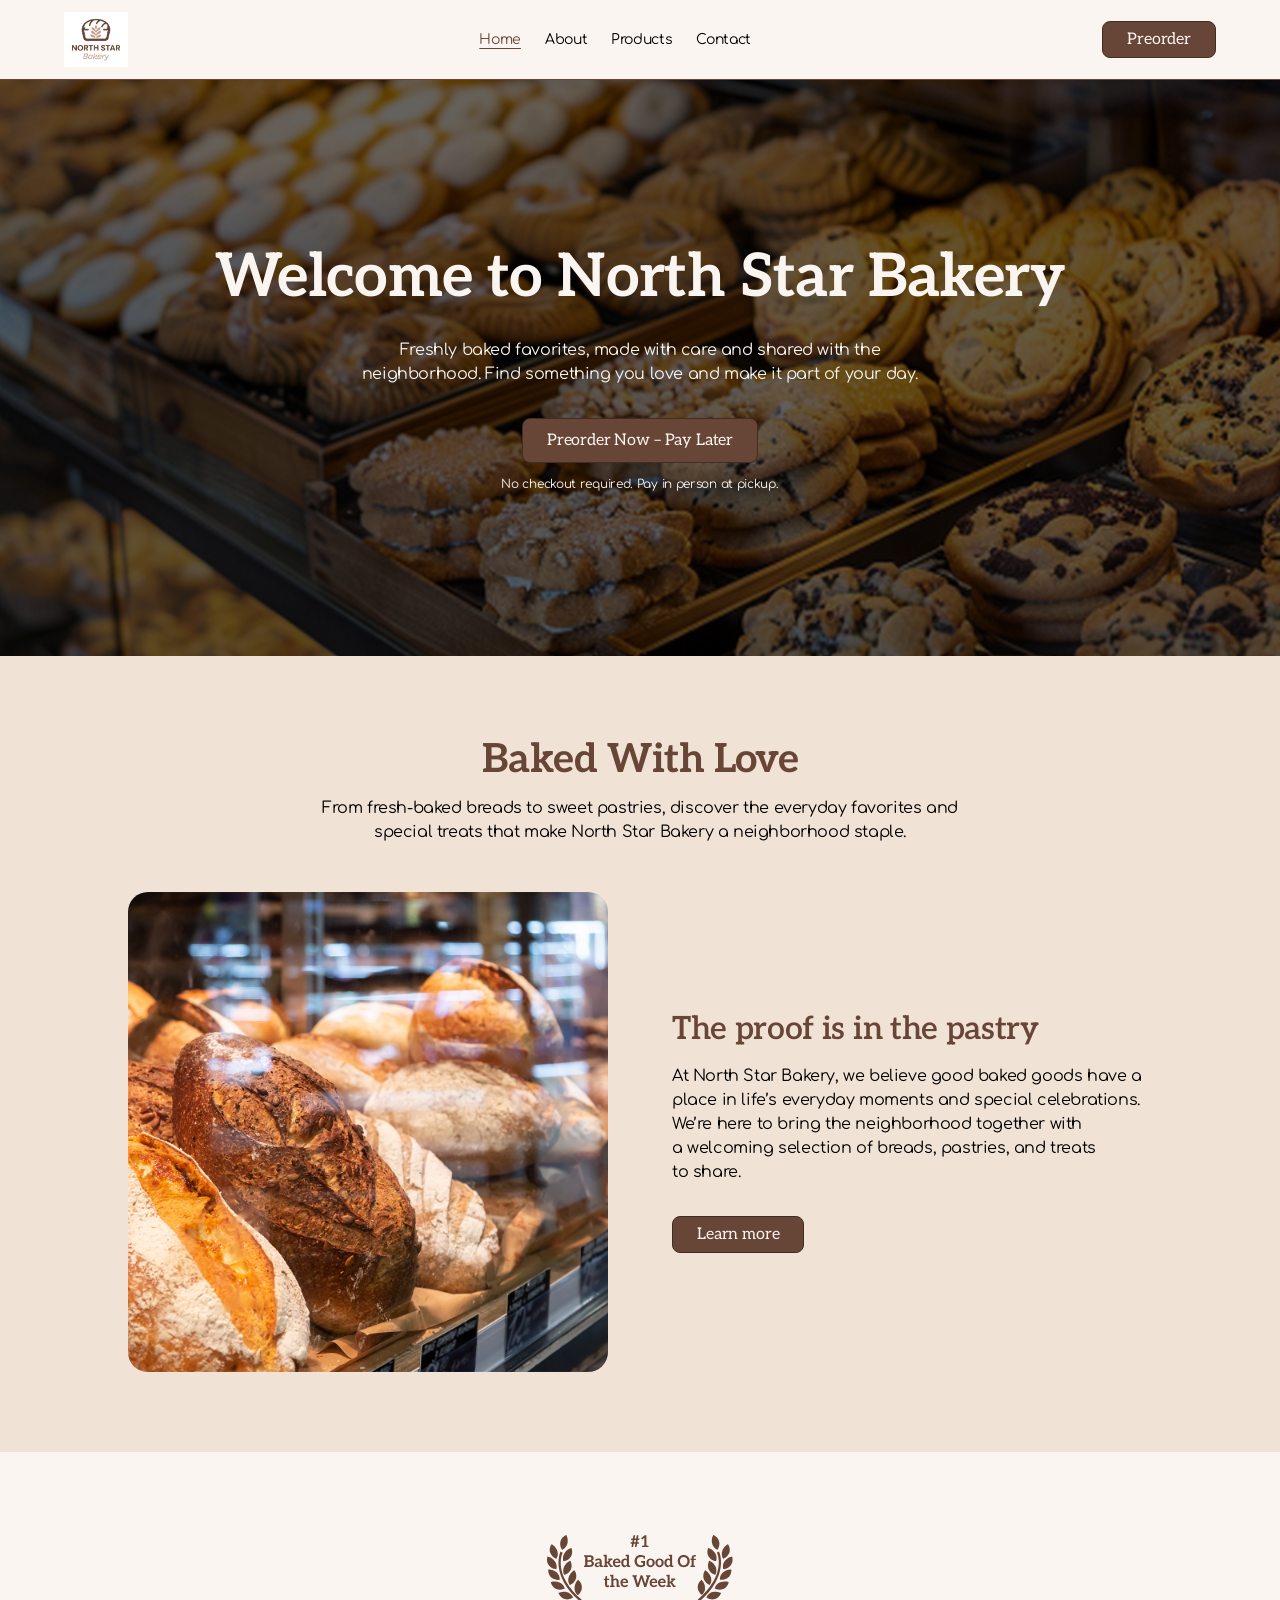
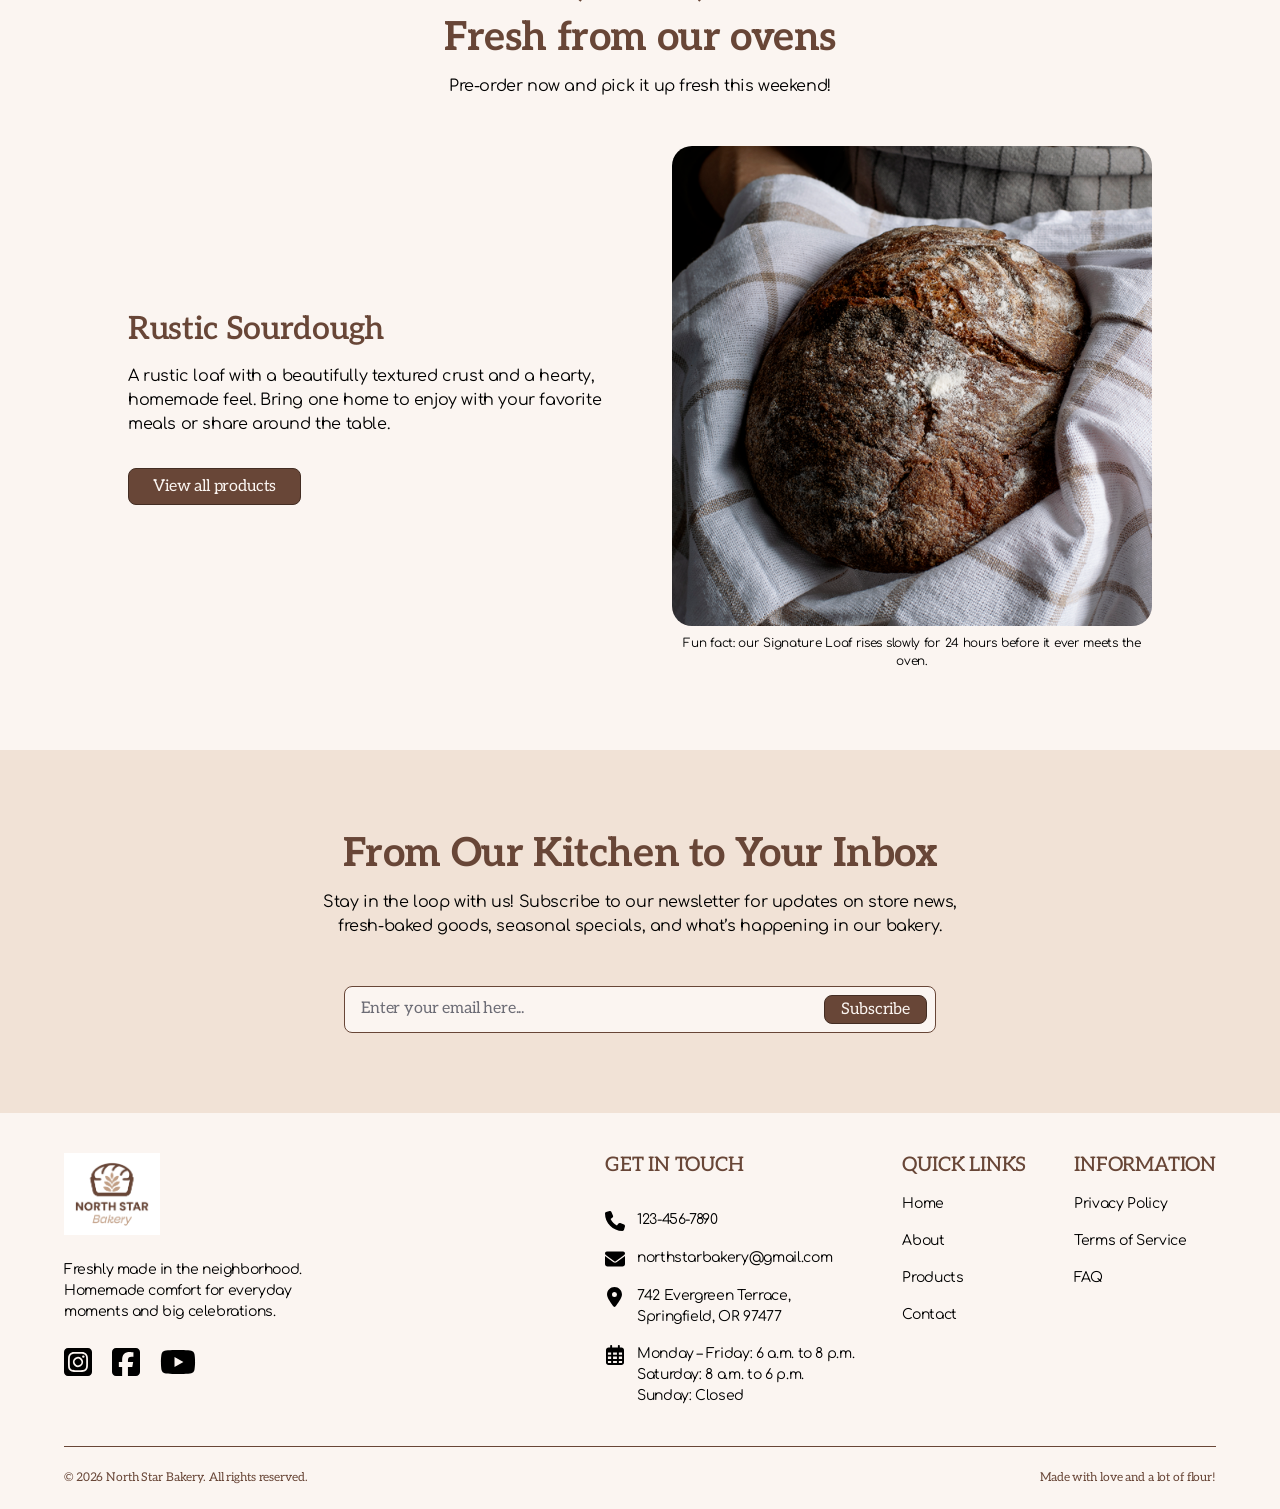
<file: index.html>
<!doctype html>
<html lang="en">
  <head>
    <meta charset="UTF-8" />
    <meta name="viewport" content="width=device-width, initial-scale=1.0" />
    <meta
      name="description"
      content="North Star Bakery is a neighborhood bakery in Springfield, OR serving fresh breads, pastries, and cakes. Pre-order online and pay at pickup."
    />
    <title>North Star Bakery | Home</title>
    <link rel="stylesheet" href="styles/index.css" />
  </head>
  <body>
    <a class="skip-link" href="#main">Skip to main content</a>

    <header class="site-header">
      <a class="site-logo" href="index.html">
        <img
          src="assets/images/bakery-logo_c.png"
          alt="North Star Bakery home"
          width="64"
          height="55"
        />
      </a>
      <nav class="site-nav" aria-label="Main">
        <ul class="typography-link">
          <li><a href="index.html" aria-current="page">Home</a></li>
          <li><a href="about.html">About</a></li>
          <li><a href="products.html">Products</a></li>
          <li><a href="contact.html">Contact</a></li>
        </ul>
      </nav>
      <a class="button typography-button" href="contact.html">Preorder</a>
    </header>

    <main id="main">
      <section class="hero">
        <picture>
          <source
            media="(min-width: 768px)"
            srcset="assets/images/bakery-feature-large_c.png"
            width="1200"
            height="600"
          />
          <img
            src="assets/images/bakery-feature-small_c.png"
            alt="Trays of freshly baked cookies and pastries in the North Star Bakery display case"
            width="1200"
            height="1200"
          />
        </picture>
        <div class="hero-content">
          <h1 class="typography-h1">Welcome to North Star Bakery</h1>
          <p>
            Freshly baked favorites, made with care and shared with the
            neighborhood. Find something you love and make it part of your day.
          </p>
          <a class="button typography-button" href="contact.html">Preorder Now – Pay Later</a>
          <p class="hero-note typography-cta-note">
            No checkout required. Pay in person at pickup.
          </p>
        </div>
      </section>

      <section class="known-for" aria-labelledby="known-for-heading">
        <header class="section-header">
          <h2 id="known-for-heading" class="typography-h2">Baked With Love</h2>
          <p>
            From fresh-baked breads to sweet pastries, discover the everyday
            favorites and special treats that make North Star Bakery a
            neighborhood staple.
          </p>
        </header>
        <div class="split">
          <img
            src="assets/images/bakery-bread_c.png"
            alt="Crusty sourdough and country loaves stacked in a glass bakery case"
            width="1200"
            height="1200"
          />
          <div class="split-content">
            <h3 class="typography-h3">The proof is in the pastry</h3>
            <p>
              At North Star Bakery, we believe good baked goods have a place in
              life’s everyday moments and special celebrations. We’re here to
              bring the neighborhood together with a welcoming selection of
              breads, pastries, and treats to share.
            </p>
            <a class="button typography-button" href="about.html">Learn more</a>
          </div>
        </div>
      </section>

      <section class="featured" aria-labelledby="featured-heading">
        <header class="section-header">
          <img
            class="badge"
            src="assets/svgs/badge.svg"
            alt="#1 Baked Good of the Week"
            width="186"
            height="70"
          />
          <h2 id="featured-heading" class="typography-h2">Fresh from our ovens</h2>
          <p>Pre-order now and pick it up fresh this weekend!</p>
        </header>
        <div class="split">
          <div class="split-content">
            <h3 class="typography-h3">Rustic Sourdough</h3>
            <p>
              A rustic loaf with a beautifully textured crust and a hearty,
              homemade feel. Bring one home to enjoy with your favorite meals or
              share around the table.
            </p>
            <a class="button typography-button" href="products.html">View all products</a>
          </div>
          <figure>
            <img
              src="assets/images/bakery-signature-loaf_c.png"
              alt="A round, flour-dusted Rustic Sourdough loaf resting on a checkered linen towel"
              width="1200"
              height="1200"
            />
            <figcaption class="typography-cta-note">
              Fun fact: our Signature Loaf rises slowly for 24 hours before it
              ever meets the oven.
            </figcaption>
          </figure>
        </div>
      </section>

      <section class="newsletter" aria-labelledby="newsletter-heading">
        <header class="section-header">
          <h2 id="newsletter-heading" class="typography-h2">From Our Kitchen to Your Inbox</h2>
          <p>
            Stay in the loop with us! Subscribe to our newsletter for updates on
            store news, fresh-baked goods, seasonal specials, and what’s happening
            in our bakery.
          </p>
        </header>
        <form class="newsletter-form" action="#" method="get">
          <label for="newsletter-email" class="sr-only">Email address</label>
          <input
            type="email"
            id="newsletter-email"
            name="email"
            placeholder="Enter your email here..."
            autocomplete="email"
            required
          />
          <button type="submit" class="button typography-button">Subscribe</button>
        </form>
      </section>
    </main>

    <footer class="site-footer">
      <div class="footer-brand">
        <img
          src="assets/images/bakery-logo_c.png"
          alt="North Star Bakery logo"
          width="96"
          height="82"
        />
        <p>
          Freshly made in the neighborhood. Homemade comfort for everyday
          moments and big celebrations.
        </p>
        <ul class="social-links">
          <li>
            <a href="#"
              ><img
                src="assets/svgs/icons/square-instagram.svg"
                alt="Instagram"
                width="28"
                height="32"
            /></a>
          </li>
          <li>
            <a href="#"
              ><img
                src="assets/svgs/icons/square-facebook.svg"
                alt="Facebook"
                width="28"
                height="32"
            /></a>
          </li>
          <li>
            <a href="#"
              ><img
                src="assets/svgs/icons/youtube.svg"
                alt="YouTube"
                width="36"
                height="32"
            /></a>
          </li>
        </ul>
      </div>

      <section class="footer-contact" aria-labelledby="footer-contact-heading">
        <h2 id="footer-contact-heading">Get in touch</h2>
        <address>
          <ul class="contact-list typography-link">
            <li>
              <img
                src="assets/svgs/icons/phone.svg"
                alt=""
                width="20"
                height="20"
              />
              <a href="tel:+11234567890">123-456-7890</a>
            </li>
            <li>
              <img
                src="assets/svgs/icons/envelope.svg"
                alt=""
                width="20"
                height="20"
              />
              <a href="mailto:northstarbakery@gmail.com"
                >northstarbakery@gmail.com</a
              >
            </li>
            <li>
              <img
                src="assets/svgs/icons/location-dot.svg"
                alt=""
                width="15"
                height="20"
              />
              <span>742 Evergreen Terrace,<br />Springfield, OR 97477</span>
            </li>
          </ul>
        </address>
        <div class="hours">
          <img
            src="assets/svgs/icons/calendar-days.svg"
            alt=""
            width="18"
            height="20"
          />
          <ul class="typography-link">
            <li>Monday – Friday: 6 a.m. to 8 p.m.</li>
            <li>Saturday: 8 a.m. to 6 p.m.</li>
            <li>Sunday: Closed</li>
          </ul>
        </div>
      </section>

      <nav class="footer-nav" aria-labelledby="footer-links-heading">
        <h2 id="footer-links-heading">Quick links</h2>
        <ul class="typography-link">
          <li><a href="index.html">Home</a></li>
          <li><a href="about.html">About</a></li>
          <li><a href="products.html">Products</a></li>
          <li><a href="contact.html">Contact</a></li>
        </ul>
      </nav>

      <nav class="footer-nav" aria-labelledby="footer-info-heading">
        <h2 id="footer-info-heading">Information</h2>
        <ul class="typography-link">
          <li><a href="#">Privacy Policy</a></li>
          <li><a href="#">Terms of Service</a></li>
          <li><a href="#">FAQ</a></li>
        </ul>
      </nav>

      <div class="footer-bottom">
        <p class="typography-legal">&copy; 2026 North Star Bakery. All rights reserved.</p>
        <p class="typography-legal">Made with love and a lot of flour!</p>
      </div>
    </footer>
  </body>
</html>
</file>
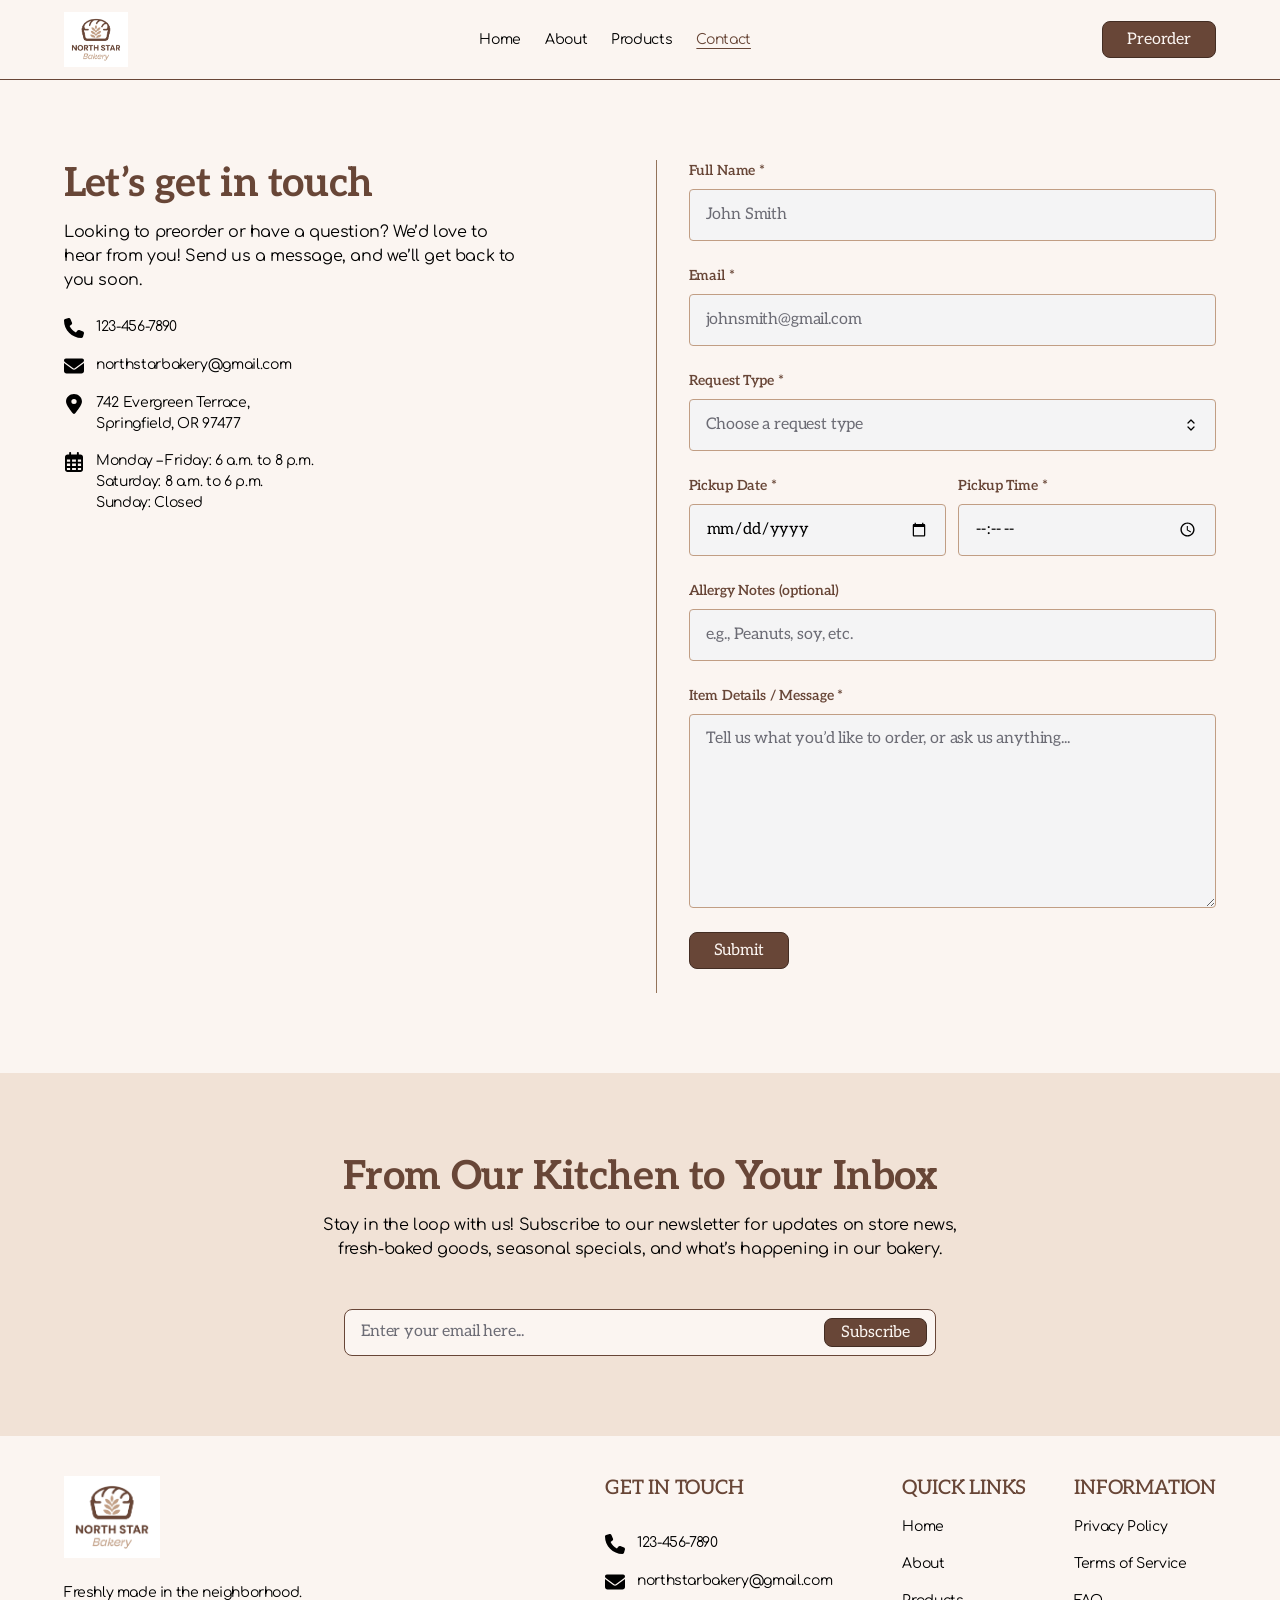
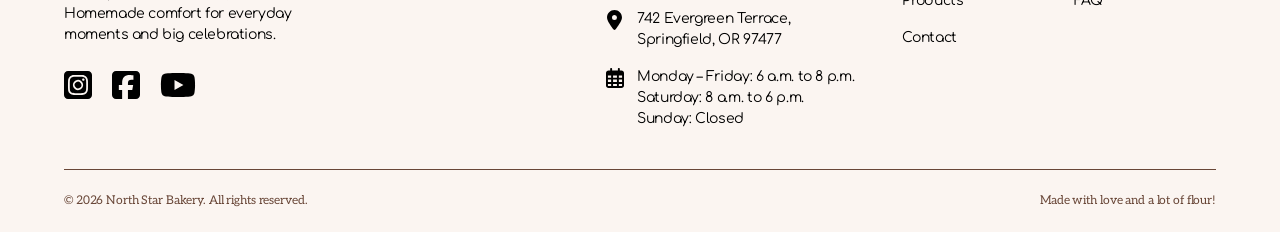
<file: contact.html>
<!doctype html>
<html lang="en">
  <head>
    <meta charset="UTF-8" />
    <meta name="viewport" content="width=device-width, initial-scale=1.0" />
    <meta
      name="description"
      content="Pre-order breads, pastries, and cakes from North Star Bakery, or send us a question. Find our location and hours."
    />
    <title>North Star Bakery | Contact</title>
    <link rel="stylesheet" href="styles/index.css" />
    <script src="scripts/contact.js" defer></script>
  </head>
  <body>
    <a class="skip-link" href="#main">Skip to main content</a>

    <header class="site-header">
      <a class="site-logo" href="index.html">
        <img
          src="assets/images/bakery-logo_c.png"
          alt="North Star Bakery home"
          width="64"
          height="55"
        />
      </a>
      <nav class="site-nav" aria-label="Main">
        <ul class="typography-link">
          <li><a href="index.html">Home</a></li>
          <li><a href="about.html">About</a></li>
          <li><a href="products.html">Products</a></li>
          <li><a href="contact.html" aria-current="page">Contact</a></li>
        </ul>
      </nav>
      <a class="button typography-button" href="contact.html">Preorder</a>
    </header>

    <main id="main">
      <div class="contact-layout">
        <section class="contact-info" aria-labelledby="contact-heading">
          <header class="section-header">
            <h1 id="contact-heading" class="typography-h2">Let’s get in touch</h1>
            <p>
              Looking to preorder or have a question? We’d love to hear from
              you! Send us a message, and we’ll get back to you soon.
            </p>
          </header>

          <h2 class="sr-only">Location</h2>
          <address>
            <ul class="contact-list typography-link">
              <li>
                <img
                  src="assets/svgs/icons/phone.svg"
                  alt=""
                  width="20"
                  height="20"
                />
                <a href="tel:+11234567890">123-456-7890</a>
              </li>
              <li>
                <img
                  src="assets/svgs/icons/envelope.svg"
                  alt=""
                  width="20"
                  height="20"
                />
                <a href="mailto:northstarbakery@gmail.com"
                  >northstarbakery@gmail.com</a
                >
              </li>
              <li>
                <img
                  src="assets/svgs/icons/location-dot.svg"
                  alt=""
                  width="15"
                  height="20"
                />
                <span>742 Evergreen Terrace,<br />Springfield, OR 97477</span>
              </li>
            </ul>
          </address>

          <h2 class="sr-only">Hours of operation</h2>
          <div class="hours">
            <img
              src="assets/svgs/icons/calendar-days.svg"
              alt=""
              width="18"
              height="20"
            />
            <ul class="typography-link">
              <li>Monday – Friday: 6 a.m. to 8 p.m.</li>
              <li>Saturday: 8 a.m. to 6 p.m.</li>
              <li>Sunday: Closed</li>
            </ul>
          </div>
        </section>

        <form class="contact-form" action="#" method="get">
          <fieldset>
            <legend class="sr-only">Your information</legend>

            <div class="form-field">
              <label for="full-name"
                >Full Name <abbr title="required">*</abbr></label
              >
              <input
                type="text"
                id="full-name"
                name="full-name"
                placeholder="John Smith"
                autocomplete="name"
                minlength="2"
                maxlength="80"
                required
              />
            </div>

            <div class="form-field">
              <label for="email">Email <abbr title="required">*</abbr></label>
              <input
                type="email"
                id="email"
                name="email"
                placeholder="johnsmith@gmail.com"
                autocomplete="email"
                required
              />
            </div>
          </fieldset>

          <fieldset>
            <legend class="sr-only">Request details</legend>

            <div class="form-field">
              <label for="request-type"
                >Request Type <abbr title="required">*</abbr></label
              >
              <select id="request-type" name="request-type" required>
                <option value="">Choose a request type</option>
                <option value="pre-order">Pre-order</option>
                <option value="custom-cake">Custom cake or event order</option>
                <option value="catering">Catering inquiry</option>
                <option value="general-question">General question</option>
              </select>
            </div>

            <!-- Hidden by scripts/contact.js for general questions -->
            <fieldset id="order-details">
              <legend class="sr-only">Pickup details</legend>

              <div class="form-row">
                <div class="form-field">
                  <label for="pickup-date"
                    >Pickup Date <abbr title="required">*</abbr></label
                  >
                  <input
                    type="date"
                    id="pickup-date"
                    name="pickup-date"
                    required
                  />
                </div>
                <div class="form-field">
                  <label for="pickup-time"
                    >Pickup Time <abbr title="required">*</abbr></label
                  >
                  <input
                    type="time"
                    id="pickup-time"
                    name="pickup-time"
                    min="06:00"
                    max="20:00"
                    required
                  />
                </div>
              </div>

              <div class="form-field">
                <label for="allergy-notes">Allergy Notes (optional)</label>
                <input
                  type="text"
                  id="allergy-notes"
                  name="allergy-notes"
                  placeholder="e.g., Peanuts, soy, etc."
                  maxlength="200"
                />
              </div>
            </fieldset>

            <div class="form-field">
              <label for="item-details"
                >Item Details / Message <abbr title="required">*</abbr></label
              >
              <textarea
                id="item-details"
                name="item-details"
                rows="7"
                placeholder="Tell us what you’d like to order, or ask us anything..."
                minlength="10"
                maxlength="1000"
                required
              ></textarea>
            </div>
          </fieldset>

          <button type="submit" class="button typography-button">Submit</button>
          <p id="form-status" class="form-status" role="status"></p>
        </form>
      </div>

      <section class="newsletter" aria-labelledby="newsletter-heading">
        <header class="section-header">
          <h2 id="newsletter-heading" class="typography-h2">From Our Kitchen to Your Inbox</h2>
          <p>
            Stay in the loop with us! Subscribe to our newsletter for updates on
            store news, fresh-baked goods, seasonal specials, and what’s
            happening in our bakery.
          </p>
        </header>
        <form class="newsletter-form" action="#" method="get">
          <label for="newsletter-email" class="sr-only">Email address</label>
          <input
            type="email"
            id="newsletter-email"
            name="email"
            placeholder="Enter your email here..."
            autocomplete="email"
            required
          />
          <button type="submit" class="button typography-button">Subscribe</button>
        </form>
      </section>
    </main>

    <footer class="site-footer">
      <div class="footer-brand">
        <img
          src="assets/images/bakery-logo_c.png"
          alt="North Star Bakery logo"
          width="96"
          height="82"
        />
        <p>
          Freshly made in the neighborhood. Homemade comfort for everyday
          moments and big celebrations.
        </p>
        <ul class="social-links">
          <li>
            <a href="#"
              ><img
                src="assets/svgs/icons/square-instagram.svg"
                alt="Instagram"
                width="28"
                height="32"
            /></a>
          </li>
          <li>
            <a href="#"
              ><img
                src="assets/svgs/icons/square-facebook.svg"
                alt="Facebook"
                width="28"
                height="32"
            /></a>
          </li>
          <li>
            <a href="#"
              ><img
                src="assets/svgs/icons/youtube.svg"
                alt="YouTube"
                width="36"
                height="32"
            /></a>
          </li>
        </ul>
      </div>

      <section class="footer-contact" aria-labelledby="footer-contact-heading">
        <h2 id="footer-contact-heading">Get in touch</h2>
        <address>
          <ul class="contact-list typography-link">
            <li>
              <img
                src="assets/svgs/icons/phone.svg"
                alt=""
                width="20"
                height="20"
              />
              <a href="tel:+11234567890">123-456-7890</a>
            </li>
            <li>
              <img
                src="assets/svgs/icons/envelope.svg"
                alt=""
                width="20"
                height="20"
              />
              <a href="mailto:northstarbakery@gmail.com"
                >northstarbakery@gmail.com</a
              >
            </li>
            <li>
              <img
                src="assets/svgs/icons/location-dot.svg"
                alt=""
                width="15"
                height="20"
              />
              <span>742 Evergreen Terrace,<br />Springfield, OR 97477</span>
            </li>
          </ul>
        </address>
        <div class="hours">
          <img
            src="assets/svgs/icons/calendar-days.svg"
            alt=""
            width="18"
            height="20"
          />
          <ul class="typography-link">
            <li>Monday – Friday: 6 a.m. to 8 p.m.</li>
            <li>Saturday: 8 a.m. to 6 p.m.</li>
            <li>Sunday: Closed</li>
          </ul>
        </div>
      </section>

      <nav class="footer-nav" aria-labelledby="footer-links-heading">
        <h2 id="footer-links-heading">Quick links</h2>
        <ul class="typography-link">
          <li><a href="index.html">Home</a></li>
          <li><a href="about.html">About</a></li>
          <li><a href="products.html">Products</a></li>
          <li><a href="contact.html">Contact</a></li>
        </ul>
      </nav>

      <nav class="footer-nav" aria-labelledby="footer-info-heading">
        <h2 id="footer-info-heading">Information</h2>
        <ul class="typography-link">
          <li><a href="#">Privacy Policy</a></li>
          <li><a href="#">Terms of Service</a></li>
          <li><a href="#">FAQ</a></li>
        </ul>
      </nav>

      <div class="footer-bottom">
        <p class="typography-legal">&copy; 2026 North Star Bakery. All rights reserved.</p>
        <p class="typography-legal">Made with love and a lot of flour!</p>
      </div>
    </footer>
  </body>
</html>
</file>
<file: styles/index.css>
@import url("https://fonts.googleapis.com/css2?family=Aleo:wght@400;500;600;700&family=Comfortaa:wght@400;700&display=swap");

/* Design tokens */
:root {
  /* Primary */
  --primary-50: oklch(97% 0.019 44.7);
  --primary-100: oklch(94% 0.029 44.7);
  --primary-200: oklch(87% 0.042 44.7);
  --primary-300: oklch(78% 0.05 44.7);
  --primary-400: oklch(68% 0.053 44.7);
  --primary-500: oklch(58% 0.053 44.7);
  --primary-600: oklch(48% 0.05 44.7);
  --primary-700: oklch(42.8% 0.053 44.7);
  --primary-800: oklch(32% 0.037 44.7);
  --primary-900: oklch(27% 0.026 44.7);
  --primary-950: oklch(25% 0.019 44.7);
  --primary-foreground: oklch(97.4% 0.008 56.3);

  /* Secondary */
  --secondary-50: oklch(97% 0.019 58.3);
  --secondary-100: oklch(94% 0.03 58.3);
  --secondary-200: oklch(87% 0.044 58.3);
  --secondary-300: oklch(78% 0.052 58.3);
  --secondary-400: oklch(72.4% 0.055 58.3);
  --secondary-500: oklch(58% 0.055 58.3);
  --secondary-600: oklch(48% 0.052 58.3);
  --secondary-700: oklch(40% 0.047 58.3);
  --secondary-800: oklch(32% 0.039 58.3);
  --secondary-900: oklch(27% 0.028 58.3);
  --secondary-950: oklch(25% 0.019 58.3);

  /* Neutral */
  --foreground: oklch(0% 0 0);
  --background: oklch(97.4% 0.008 56.3);
  --secondary-background: oklch(92.2% 0.023 61.2);
  --muted: oklch(96.7% 0.001 286.4);
  --muted-foreground: oklch(53.4% 0.014 285.9);

  /* Feedback */
  --destructive: oklch(55% 0.19 27);

  /* Fonts */
  --font-primary: "Aleo", Georgia, serif;
  --font-secondary: "Comfortaa", system-ui, sans-serif;

  /* Font size scale */
  --text-xs: 0.75rem; /* 12px */
  --text-sm: 0.875rem; /* 14px */
  --text-base: 1rem; /* 16px */
  --text-lg: 1.125rem; /* 18px */
  --text-xl: 1.25rem; /* 20px */
  --text-2xl: 1.5rem; /* 24px */
  --text-2xl-plus: 1.75rem; /* 28px */
  --text-3xl: 1.875rem; /* 30px */
  --text-3xl-plus: 2rem; /* 32px */
  --text-4xl: 2.25rem; /* 36px */
  --text-4xl-plus: 2.5rem; /* 40px */
  --text-5xl: 3rem; /* 48px */
  --text-6xl: 3.75rem; /* 60px */

  /* Spacing scale */
  --spacing-0: 0;
  --spacing-px: 1px;
  --spacing-1: 0.25rem; /* 4px */
  --spacing-2: 0.5rem; /* 8px */
  --spacing-3: 0.75rem; /* 12px */
  --spacing-4: 1rem; /* 16px */
  --spacing-5: 1.25rem; /* 20px */
  --spacing-6: 1.5rem; /* 24px */
  --spacing-7: 1.75rem; /* 28px */
  --spacing-8: 2rem; /* 32px */
  --spacing-9: 2.25rem; /* 36px */
  --spacing-10: 2.5rem; /* 40px */
  --spacing-11: 2.75rem; /* 44px */
  --spacing-12: 3rem; /* 48px */
  --spacing-13: 3.25rem; /* 52px */
  --spacing-14: 3.5rem; /* 56px */
  --spacing-15: 3.75rem; /* 60px */
  --spacing-16: 4rem; /* 64px */
  --spacing-17: 4.25rem; /* 68px */
  --spacing-18: 4.5rem; /* 72px */
  --spacing-19: 4.75rem; /* 76px */
  --spacing-20: 5rem; /* 80px */
  --spacing-21: 5.25rem; /* 84px */
  --spacing-22: 5.5rem; /* 88px */
  --spacing-23: 5.75rem; /* 92px */
  --spacing-24: 6rem; /* 96px */

  /* Layout */
  --container-width: 72rem; /* 1152px */
  --section-padding-block: var(--spacing-20);
  /* 16px on small screens; grows so content never exceeds the container */
  --section-padding-inline: max(
    var(--spacing-4),
    (100% - var(--container-width)) / 2
  );

  /* Radii */
  --radius-sm: 0.25rem;
  --radius-md: 0.5rem;
  --radius-lg: 1.25rem;
}

/* Base Styles */
*,
*::before,
*::after {
  box-sizing: border-box;
}

* {
  margin: 0;
}

body {
  background-color: var(--background);
  color: var(--foreground);
  font-family: var(--font-secondary);
  font-size: var(--text-base);
  line-height: 1.5;
  letter-spacing: -0.025em;
  -webkit-font-smoothing: antialiased;
}

img,
picture,
video {
  display: block;
  max-width: 100%;
  height: auto;
}

input,
button,
textarea,
select {
  font: inherit;
  letter-spacing: inherit;
  color: inherit;
}

ul,
ol {
  list-style: none;
  padding: 0;
}

h1,
h2,
h3,
h4 {
  font-family: var(--font-primary);
  color: var(--primary-700);
  line-height: 1.2;
  letter-spacing: -0.01em;
  text-wrap: balance;
}

p {
  text-wrap: pretty;
}

a {
  color: inherit;
}

p a {
  color: var(--primary-700);
  text-underline-offset: 3px;
}

address {
  font-style: normal;
}

abbr[title] {
  text-decoration: none;
}

:focus-visible {
  outline: 2px solid var(--primary-700);
  outline-offset: 2px;
}

/* Typography utilities */

/* Primary: Aleo (120% / -1%) */
.typography-h1,
.typography-h2,
.typography-h3,
.typography-button,
.typography-card-label,
.typography-tag,
.typography-legal {
  font-family: var(--font-primary);
  line-height: 1.2;
  letter-spacing: -0.01em;
}

.typography-h1 {
  font-size: var(--text-4xl-plus);
  font-weight: 700;
}

.typography-h2 {
  font-size: var(--text-3xl-plus);
  font-weight: 700;
}

.typography-h3 {
  font-size: var(--text-2xl-plus);
  font-weight: 600;
}

.typography-button {
  font-size: var(--text-base);
  font-weight: 400;
}

.typography-card-label {
  font-size: var(--text-sm);
  font-weight: 600;
}

.typography-tag {
  font-size: var(--text-xs);
}

.typography-legal {
  font-size: var(--text-xs);
}

/* Secondary: Comfortaa (150% / -2.5%) */
.typography-body,
.typography-link,
.typography-card-description,
.typography-cta-note {
  font-family: var(--font-secondary);
  line-height: 1.5;
  letter-spacing: -0.025em;
}

.typography-body {
  font-size: var(--text-base);
}

.typography-link {
  font-size: var(--text-sm);
}

.typography-card-description {
  font-size: var(--text-xs);
}

.typography-cta-note {
  font-size: var(--text-xs);
}

@media (min-width: 48rem) {
  .typography-h1 {
    font-size: var(--text-6xl);
  }

  .typography-h2 {
    font-size: var(--text-4xl-plus);
  }

  .typography-h3 {
    font-size: var(--text-3xl-plus);
  }

  .typography-card-label {
    font-size: var(--text-base);
  }

  .typography-card-description {
    font-size: var(--text-sm);
  }
}

/* Helper utilities */

/* Keep the hidden attribute working on elements that set their own display */
[hidden] {
  display: none !important;
}

/* Hidden visually, still read by screen readers */
.sr-only {
  position: absolute;
  width: 1px;
  height: 1px;
  padding: 0;
  margin: -1px;
  overflow: hidden;
  clip-path: inset(50%);
  white-space: nowrap;
  border: 0;
}

/* Components */

/* Skip link */
.skip-link {
  position: absolute;
  top: var(--spacing-2);
  left: var(--spacing-4);
  z-index: 10;
  padding: var(--spacing-2) var(--spacing-4);
  background-color: var(--primary-700);
  color: var(--primary-foreground);
  border-radius: var(--radius-md);
  transform: translateY(-200%);
}

.skip-link:focus {
  transform: none;
}

/* Button */
.button {
  display: inline-flex;
  align-items: center;
  justify-content: center;
  padding: var(--spacing-2) var(--spacing-6);
  background-color: var(--primary-700);
  color: var(--primary-foreground);
  border: 1px solid var(--primary-800);
  border-radius: var(--radius-md);
  text-decoration: none;
  cursor: pointer;
  transition:
    background-color 100ms ease,
    transform 80ms ease;
}

.button:hover {
  background-color: var(--primary-800);
}

.button:active {
  transform: scale(0.97);
}

/* Site header */
.site-header {
  display: flex;
  flex-wrap: wrap;
  align-items: center;
  justify-content: space-between;
  gap: var(--spacing-3) var(--spacing-4);
  padding: var(--spacing-3) var(--section-padding-inline);
  border-bottom: 1px solid var(--primary-700);
}

.site-logo img {
  width: 3.25rem;
}

.site-nav {
  order: 1;
  width: 100%;
}

.site-nav ul {
  display: flex;
  flex-wrap: wrap;
  justify-content: center;
  gap: var(--spacing-6);
}

.site-nav a {
  text-decoration: none;
  text-underline-offset: 4px;
}

.site-nav a:hover,
.site-nav a[aria-current="page"] {
  color: var(--primary-700);
  text-decoration: underline;
}

/* Hero */
.hero {
  position: relative;
  isolation: isolate;
  display: flex;
  align-items: center;
  min-height: 29.5rem;
  color: var(--primary-foreground);
}

.hero picture {
  position: absolute;
  inset: 0;
  z-index: -2;
}

.hero picture img {
  width: 100%;
  height: 100%;
  object-fit: cover;
}

/* Dark overlay for the photo so the text stays readable */
.hero::after {
  content: "";
  position: absolute;
  inset: 0;
  z-index: -1;
  background-color: oklch(0% 0 0 / 0.6);
}

.hero-content {
  display: flex;
  flex-direction: column;
  align-items: flex-start;
  gap: var(--spacing-6);
  max-width: 60rem;
}

.hero h1 {
  color: inherit;
}

.hero .button {
  padding: var(--spacing-3) var(--spacing-6);
  margin-top: var(--spacing-2);
}

.hero-note {
  margin-top: calc(var(--spacing-3) * -1);
}

/* Sections */
main > section,
.contact-layout {
  padding: var(--section-padding-block) var(--section-padding-inline);
}

.known-for,
.craft,
.newsletter,
.page-banner {
  background-color: var(--secondary-background);
}

.section-header {
  display: flex;
  flex-direction: column;
  align-items: center;
  gap: var(--spacing-3);
  max-width: 40rem;
  margin: 0 auto var(--spacing-12);
  text-align: center;
}

/* Split (image + text side by side) */
.split {
  display: flex;
  flex-direction: column;
  gap: var(--spacing-10);
  max-width: 64rem;
  margin-inline: auto;
}

/* Media always comes first on small screens */
.split > img,
.split > figure {
  order: -1;
}

.split > img,
.split figure img {
  width: 100%;
  aspect-ratio: 1;
  object-fit: cover;
  border-radius: var(--radius-lg);
}

.split figcaption {
  margin-top: var(--spacing-2);
  text-align: center;
}

.split-content {
  display: flex;
  flex-direction: column;
  align-items: flex-start;
  gap: var(--spacing-4);
}

.split-content .button {
  margin-top: var(--spacing-4);
}

/* About Banner  */
main > .page-banner {
  display: flex;
  flex-direction: column;
  align-items: center;
  gap: var(--spacing-2);
  padding-block: var(--spacing-10);
}

.page-banner img {
  width: 15rem;
}

/* About Video  */
main > .story + .behind-scenes {
  padding-top: 0;
}

.behind-scenes video {
  width: 100%;
  max-width: 60rem;
  margin-inline: auto;
  border-radius: var(--radius-lg);
  background-color: var(--foreground);
}

/* About Craft List  */
.craft h2 {
  margin-bottom: var(--spacing-10);
  text-align: center;
}

.craft-list {
  display: flex;
  flex-direction: column;
  max-width: 50rem;
  margin-inline: auto;
  counter-reset: craft;
}

.craft-list li {
  display: flex;
  flex-direction: column;
  gap: var(--spacing-8);
  counter-increment: craft;
}

.craft-list img {
  align-self: center;
  width: 9rem;
  height: 8rem;
  object-fit: contain;
}

.craft-text {
  display: flex;
  flex-direction: column;
  gap: var(--spacing-6);
  padding-bottom: var(--spacing-8);
  margin-bottom: var(--spacing-8);
  border-bottom: 1px solid var(--primary-500);
}

.craft-list li:last-child .craft-text {
  padding-bottom: 0;
  margin-bottom: 0;
  border-bottom: none;
}

.craft-text h3::before {
  content: counter(craft) ". ";
}

/* Card grids (team + products) */
.team-grid,
.product-grid {
  --columns: 2;
  --column-gap: var(--spacing-4);
  display: flex;
  flex-wrap: wrap;
  gap: var(--spacing-8) var(--column-gap);
}

.team-grid > li,
.product-grid > li {
  flex: 0 0
    calc((100% - (var(--columns) - 1) * var(--column-gap)) / var(--columns));
  min-width: 0;
}

.team-grid img,
.product-card img {
  width: 100%;
  aspect-ratio: 1;
  object-fit: cover;
  border-radius: var(--radius-md);
  background-color: var(--secondary-background);
}

.team-grid img {
  margin-bottom: var(--spacing-4);
}

.team-grid h3 {
  margin-bottom: var(--spacing-1);
}

.team-grid p {
  color: var(--muted-foreground);
}

/* Products */
.products-layout {
  display: flex;
  flex-direction: column;
  gap: var(--spacing-8);
}

.product-filters form {
  display: flex;
  flex-direction: column;
}

.filters-header {
  display: flex;
  align-items: baseline;
  justify-content: space-between;
  gap: var(--spacing-4);
  margin-bottom: var(--spacing-2);
}

.filters-header button {
  padding: 0;
  background: none;
  border: none;
  color: var(--muted-foreground);
  font-size: var(--text-sm);
  text-decoration: underline;
  text-underline-offset: 3px;
  cursor: pointer;
}

.filters-header button:hover {
  color: var(--primary-700);
}

.product-filters details {
  border-top: 1px solid var(--primary-700);
}

.product-filters details:last-of-type {
  border-bottom: 1px solid var(--primary-700);
}

.product-filters summary {
  display: flex;
  align-items: center;
  justify-content: space-between;
  padding-block: var(--spacing-2);
  font-family: var(--font-primary);
  font-size: var(--text-sm);
  font-weight: 600;
  letter-spacing: -0.01em;
  text-transform: uppercase;
  color: var(--primary-700);
  list-style: none;
  cursor: pointer;
}

.product-filters summary::-webkit-details-marker {
  display: none;
}

/* Chevron that flips when the group is open */
.product-filters summary::after {
  content: "";
  width: 0.4rem;
  height: 0.4rem;
  margin-right: var(--spacing-1);
  border-right: 1.5px solid currentColor;
  border-bottom: 1.5px solid currentColor;
  transform: translateY(-25%) rotate(45deg);
  transition: transform 150ms ease;
}

.product-filters details[open] summary::after {
  transform: translateY(25%) rotate(-135deg);
}

.product-filters fieldset {
  display: flex;
  flex-direction: column;
  gap: var(--spacing-2);
  padding: 0 0 var(--spacing-3);
  border: none;
}

.product-filters label {
  display: flex;
  align-items: center;
  justify-content: space-between;
  font-family: var(--font-primary);
  font-size: var(--text-sm);
  font-weight: 600;
  letter-spacing: -0.01em;
  color: var(--primary-700);
  cursor: pointer;
}

.product-filters input[type="checkbox"] {
  width: 1rem;
  height: 1rem;
  accent-color: var(--primary-700);
}

.product-results {
  display: flex;
  flex-direction: column;
  gap: var(--spacing-12);
  min-width: 0;
}

.product-toolbar {
  display: flex;
  flex-direction: column;
  gap: var(--spacing-3);
}

.product-toolbar-controls {
  display: flex;
  align-items: center;
  justify-content: space-between;
  gap: var(--spacing-4);
}

.product-count {
  flex: 1;
  min-width: 0;
  color: var(--muted-foreground);
  font-size: var(--text-sm);
}

.product-toolbar select {
  flex-shrink: 0;
}

/* Active filter chips */
.active-filters {
  display: flex;
  flex-wrap: wrap;
  gap: var(--spacing-2);
}

.filter-chip {
  display: inline-flex;
  align-items: center;
  gap: var(--spacing-2);
  padding: var(--spacing-1) var(--spacing-2) var(--spacing-1) var(--spacing-3);
  background-color: var(--primary-700);
  color: var(--primary-foreground);
  border: none;
  border-radius: var(--radius-sm);
  font-family: var(--font-primary);
  font-size: var(--text-xs);
  cursor: pointer;
  transition: background-color 100ms ease;
}

.filter-chip:hover {
  background-color: var(--primary-800);
}

/* Circled "x" icon, tinted with the chip's text color */
.filter-chip::after {
  content: "";
  width: 0.75rem;
  height: 0.75rem;
  background-color: currentColor;
  -webkit-mask: url("data:image/svg+xml,%3Csvg xmlns='http://www.w3.org/2000/svg' viewBox='0 0 16 16' fill='none' stroke='black' stroke-width='1.5' stroke-linecap='round'%3E%3Ccircle cx='8' cy='8' r='6.25'/%3E%3Cpath d='M6 6l4 4M10 6l-4 4'/%3E%3C/svg%3E")
    center / contain no-repeat;
  mask: url("data:image/svg+xml,%3Csvg xmlns='http://www.w3.org/2000/svg' viewBox='0 0 16 16' fill='none' stroke='black' stroke-width='1.5' stroke-linecap='round'%3E%3Ccircle cx='8' cy='8' r='6.25'/%3E%3Cpath d='M6 6l4 4M10 6l-4 4'/%3E%3C/svg%3E")
    center / contain no-repeat;
}

.product-empty {
  display: flex;
  flex-direction: column;
  align-items: flex-start;
  gap: var(--spacing-4);
  color: var(--muted-foreground);
}

.product-toolbar select {
  min-width: 10rem;
  padding: var(--spacing-2) var(--spacing-10) var(--spacing-2) var(--spacing-3);
  appearance: none;
  background: var(--background)
    url("data:image/svg+xml,%3Csvg xmlns='http://www.w3.org/2000/svg' viewBox='0 0 16 16' fill='none' stroke='%23684637' stroke-width='1.5' stroke-linecap='round' stroke-linejoin='round'%3E%3Cpath d='M4 6l4 4 4-4'/%3E%3C/svg%3E")
    no-repeat right var(--spacing-3) center / 1rem;
  border: 1px solid var(--primary-700);
  border-radius: var(--radius-sm);
  color: var(--muted-foreground);
  font-size: var(--text-sm);
  cursor: pointer;
}

.product-category h3 {
  margin-bottom: var(--spacing-6);
}

.product-card {
  display: flex;
  flex-wrap: wrap;
  align-items: flex-start;
  justify-content: space-between;
  gap: var(--spacing-1) var(--spacing-2);
}

.product-card img {
  flex-basis: 100%;
  margin-bottom: var(--spacing-3);
}

.product-card h4 {
  flex: 1;
}

.product-card .price {
  color: var(--primary-700);
  white-space: nowrap;
}

.product-card .price + p {
  flex-basis: 100%;
  color: var(--muted-foreground);
}

/* Contact */
.contact-layout {
  display: flex;
  flex-direction: column;
  gap: var(--spacing-10);
}

.contact-info {
  display: flex;
  flex-direction: column;
  gap: var(--spacing-6);
}

.contact-info .section-header {
  align-items: flex-start;
  max-width: none;
  margin: 0;
  text-align: left;
}

.contact-info .contact-list,
.contact-info .hours {
  font-size: var(--text-sm);
}

.contact-info .contact-list {
  margin-bottom: calc(var(--spacing-2) * -1);
}

.contact-form {
  display: flex;
  flex-direction: column;
  align-items: flex-start;
  gap: var(--spacing-6);
}

.contact-form fieldset {
  display: flex;
  flex-direction: column;
  gap: var(--spacing-6);
  width: 100%;
  min-width: 0;
  padding: 0;
  border: none;
}

.form-field {
  display: flex;
  flex-direction: column;
  gap: var(--spacing-2);
}

.form-row {
  display: flex;
  gap: var(--spacing-3);
}

.form-row .form-field {
  flex: 1;
  min-width: 0;
}

.contact-form label {
  font-family: var(--font-primary);
  font-size: var(--text-sm);
  font-weight: 600;
  letter-spacing: -0.01em;
  color: var(--primary-700);
}

.contact-form input,
.contact-form select,
.contact-form textarea {
  width: 100%;
  min-height: 3.25rem;
  padding: var(--spacing-3) var(--spacing-4);
  background-color: var(--muted);
  border: 1px solid var(--secondary-400);
  border-radius: var(--radius-sm);
  font-family: var(--font-primary);
  letter-spacing: -0.01em;
}

.contact-form ::placeholder,
.contact-form select:has(option[value=""]:checked) {
  color: var(--muted-foreground);
}

.contact-form select {
  padding-right: var(--spacing-10);
  appearance: none;
  background-image: url("data:image/svg+xml,%3Csvg xmlns='http://www.w3.org/2000/svg' viewBox='0 0 16 16' fill='none' stroke='%23000000' stroke-width='1.25' stroke-linecap='round' stroke-linejoin='round'%3E%3Cpath d='M5 6l3-3 3 3M5 10l3 3 3-3'/%3E%3C/svg%3E");
  background-repeat: no-repeat;
  background-position: right var(--spacing-4) center;
  background-size: 1rem;
  cursor: pointer;
}

.contact-form textarea {
  min-height: 12rem;
  resize: vertical;
}

/* iOS Safari gives native date/time pickers a min width that ignores
   width: 100%, which overflows the two-column row on phones */
.contact-form input[type="date"],
.contact-form input[type="time"] {
  -webkit-appearance: none;
  appearance: none;
  display: block;
  min-width: 0;
}

.contact-form ::-webkit-date-and-time-value {
  min-height: 1.5em;
  text-align: left;
}

/* Set by scripts/contact.js once a field fails validation */
.contact-form [aria-invalid="true"] {
  border-color: var(--destructive);
}

.field-error {
  color: var(--destructive);
  font-size: var(--text-sm);
}

.field-error:empty {
  display: none;
}

.form-status:not(:empty) {
  width: 100%;
  padding: var(--spacing-3) var(--spacing-4);
  background-color: var(--secondary-background);
  border-radius: var(--radius-sm);
  color: var(--primary-700);
}

.form-status.is-error {
  color: var(--destructive);
}

/* Contact list + hours (contact page and footer) */
.contact-list {
  display: flex;
  flex-direction: column;
  gap: var(--spacing-4);
}

.contact-list li,
.hours {
  display: flex;
  align-items: flex-start;
  gap: var(--spacing-3);
}

.contact-list img,
.hours img {
  flex-shrink: 0;
  width: 1.25rem;
  height: 1.25rem;
  margin-top: 0.125rem;
  object-fit: contain;
}

.contact-list a {
  text-decoration: none;
  overflow-wrap: anywhere;
}

.contact-list a:hover {
  color: var(--primary-700);
  text-decoration: underline;
}

/* Newsletter */
.newsletter-form {
  display: flex;
  align-items: center;
  gap: var(--spacing-2);
  max-width: 37rem;
  margin-inline: auto;
  padding: var(--spacing-2) var(--spacing-2) var(--spacing-2) var(--spacing-4);
  background-color: var(--background);
  border: 1px solid var(--primary-700);
  border-radius: var(--radius-md);
}

.newsletter-form:focus-within {
  outline: 2px solid var(--primary-700);
  outline-offset: 2px;
}

.newsletter-form input {
  flex: 1;
  min-width: 0;
  padding: 0;
  background: none;
  border: none;
  font-family: var(--font-primary);
  letter-spacing: -0.01em;
}

.newsletter-form input:focus-visible {
  outline: none;
}

.newsletter-form input::placeholder {
  color: var(--muted-foreground);
}

.newsletter-form .button {
  padding: var(--spacing-1) var(--spacing-4);
}

/* Footer */
.site-footer {
  display: flex;
  flex-direction: column;
  gap: var(--spacing-10);
  padding: var(--spacing-10) var(--section-padding-inline) var(--spacing-6);
}

.footer-brand {
  display: flex;
  flex-direction: column;
  align-items: center;
  gap: var(--spacing-6);
  text-align: center;
}

.footer-brand > img {
  width: 6rem;
}

.footer-brand p {
  max-width: 16rem;
  font-size: var(--text-sm);
}

.social-links {
  display: flex;
  align-items: center;
  gap: var(--spacing-5);
}

.social-links img {
  width: auto;
  height: 2rem;
}

.social-links a {
  display: block;
  transition: transform 100ms ease;
}

.social-links a:hover {
  transform: translateY(-2px);
}

.site-footer h2 {
  margin-bottom: var(--spacing-4);
  font-size: var(--text-xl);
  font-weight: 500;
  text-transform: uppercase;
}

.footer-contact {
  display: flex;
  flex-direction: column;
  gap: var(--spacing-4);
}

.footer-nav ul {
  display: flex;
  flex-direction: column;
  gap: var(--spacing-4);
}

.footer-nav a {
  text-decoration: none;
}

.footer-nav a:hover {
  color: var(--primary-700);
  text-decoration: underline;
}

.footer-bottom {
  display: flex;
  flex-direction: column;
  align-items: center;
  gap: var(--spacing-2);
  padding-top: var(--spacing-6);
  border-top: 1px solid var(--primary-700);
  color: var(--primary-700);
  text-align: center;
}

/* General Media Queries (for responsive UI) */

/* >= 768px (Tablet) */
@media (min-width: 48rem) {
  .site-header {
    flex-wrap: nowrap;
  }

  .site-logo img {
    width: 4rem;
  }

  .site-nav {
    order: 0;
    width: auto;
  }

  .hero {
    justify-content: center;
    min-height: 36rem;
  }

  .hero-content {
    align-items: center;
    text-align: center;
  }

  .hero-content > p:not(.hero-note) {
    max-width: 36rem;
  }

  .split {
    flex-direction: row;
    align-items: center;
    gap: var(--spacing-16);
  }

  .split > * {
    flex: 1 1 0;
    min-width: 0;
  }

  .split > img,
  .split > figure {
    order: 0;
  }

  .page-banner img {
    width: 22.8rem;
  }

  .craft-list li {
    flex-direction: row;
    align-items: flex-start;
    gap: var(--spacing-12);
  }

  .craft-list img {
    flex-shrink: 0;
  }

  .craft-text {
    flex: 1;
  }

  .team-grid {
    --columns: 4;
    --column-gap: var(--spacing-6);
  }

  .products-layout {
    flex-direction: row;
    align-items: flex-start;
  }

  .product-filters {
    flex: 0 0 13rem;
  }

  .product-results {
    flex: 1;
  }

  .product-grid {
    --column-gap: var(--spacing-6);
  }

  .site-footer {
    flex-direction: row;
    flex-wrap: wrap;
    justify-content: space-between;
    gap: var(--spacing-10) var(--spacing-12);
  }

  .footer-brand {
    flex: 1 1 100%;
    align-items: flex-start;
    text-align: left;
  }

  .footer-bottom {
    flex: 1 1 100%;
    flex-direction: row;
    justify-content: space-between;
  }
}

/* >= 1024px (Desktop) */
@media (min-width: 64rem) {
  .product-grid {
    --columns: 3;
  }

  .contact-layout {
    flex-direction: row;
    align-items: flex-start;
    gap: var(--spacing-8);
  }

  .contact-info {
    flex: 1;
    padding-right: var(--spacing-8);
  }

  .contact-info .section-header p {
    max-width: 30rem;
  }

  .contact-form {
    flex: 1;
    padding-left: var(--spacing-8);
    border-left: 1px solid var(--secondary-500);
  }

  .footer-brand {
    flex: 1 1 0;
  }

  .footer-contact {
    flex: 0 1 auto;
  }
}
</file>
